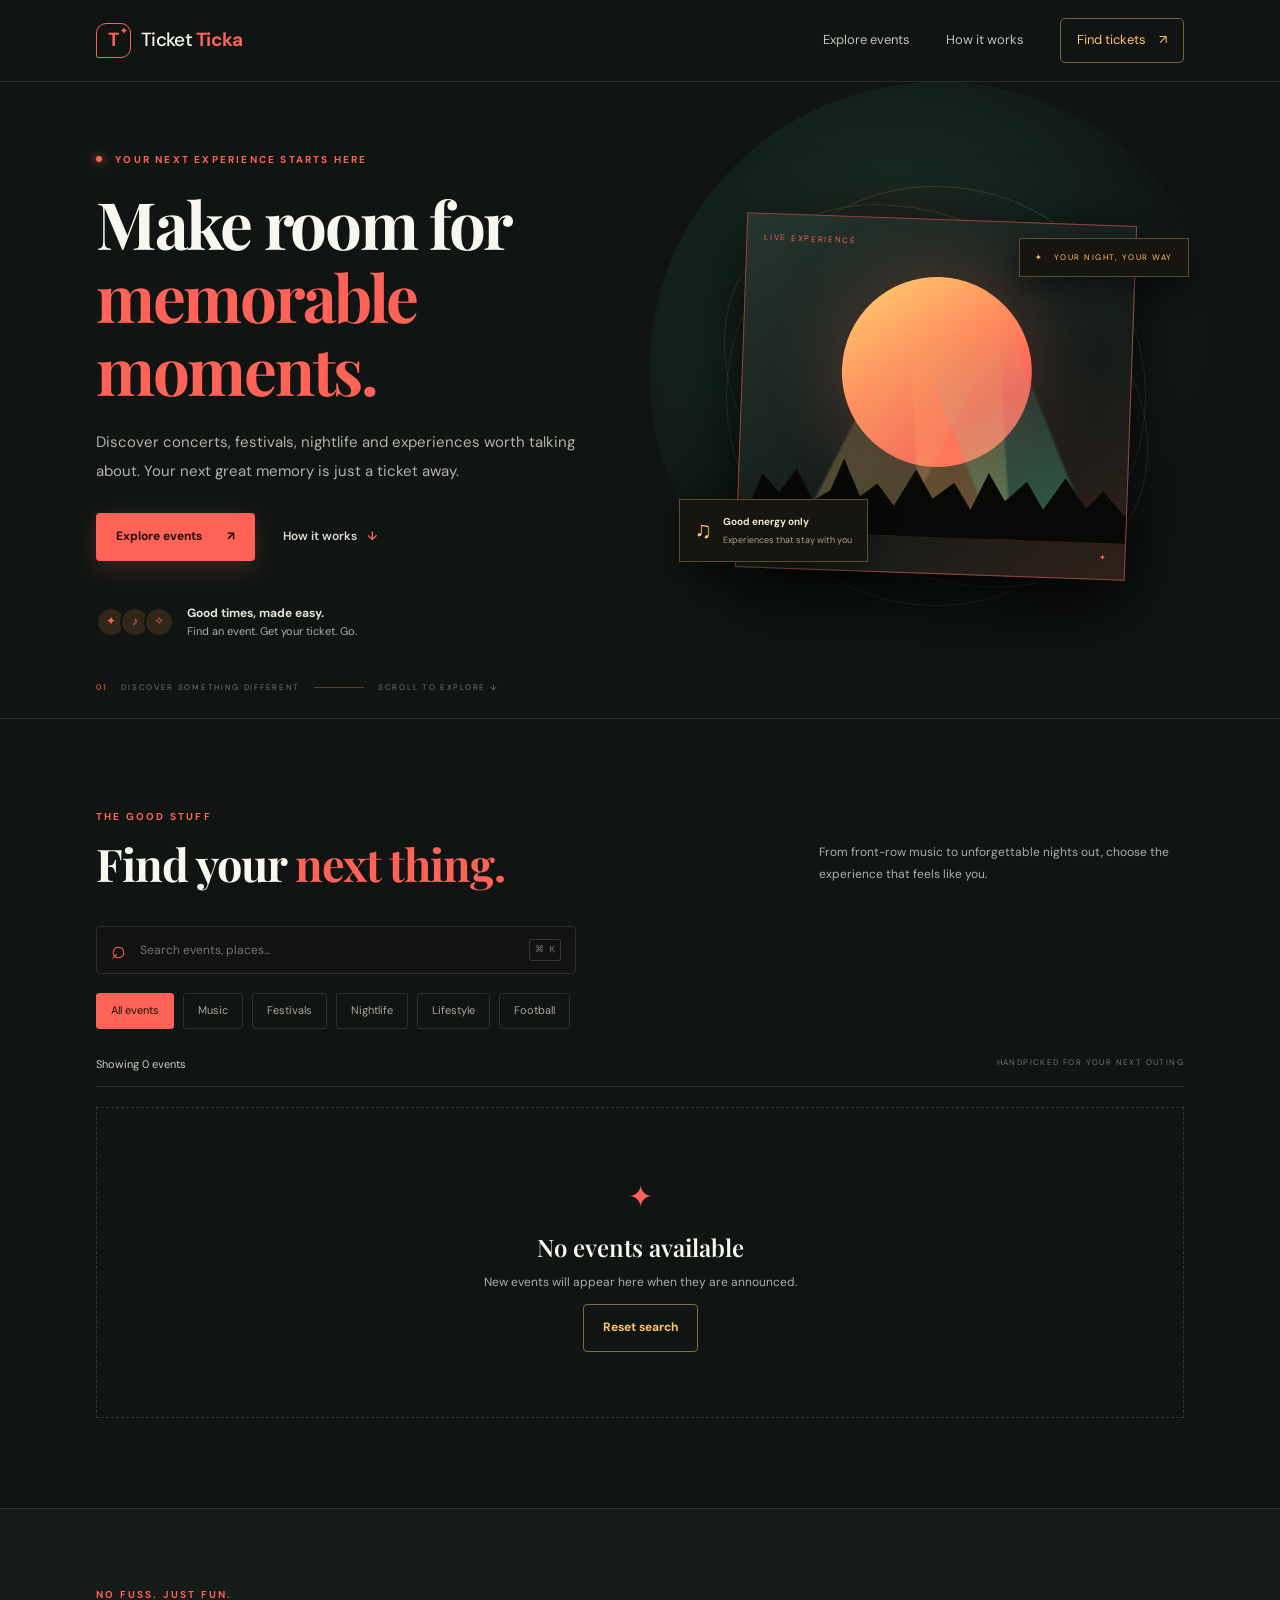
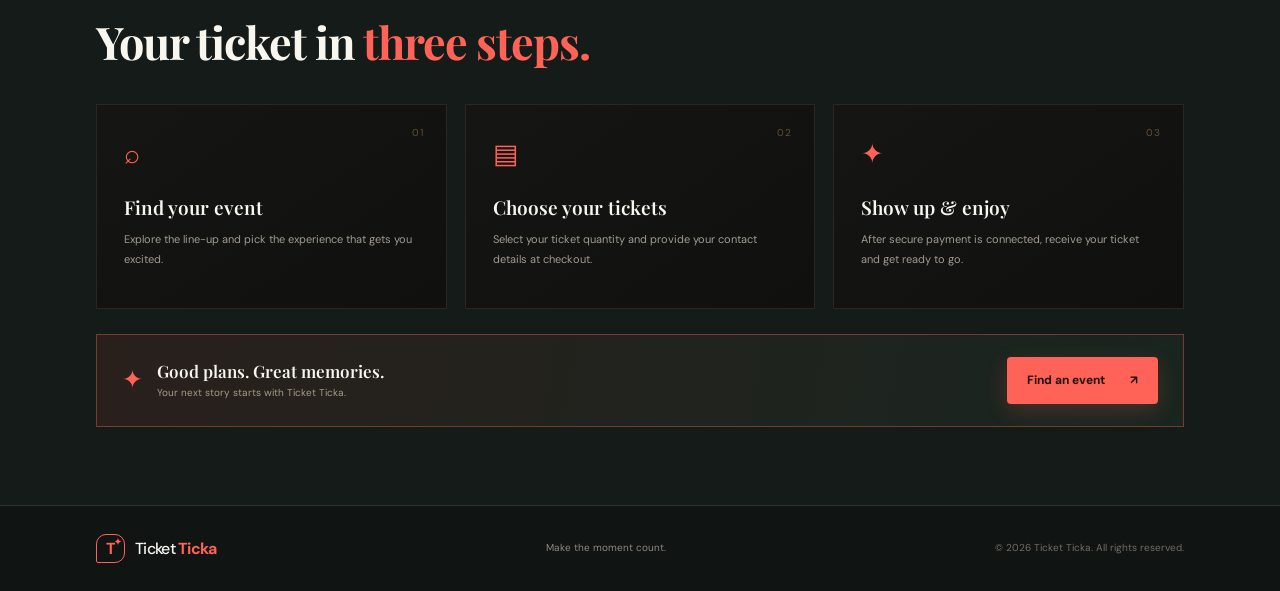
<file: index.html>
<!DOCTYPE html>
<html lang="en">
<head>
  <meta charset="UTF-8">
  <meta name="viewport" content="width=device-width, initial-scale=1.0">
  <meta name="description" content="Discover and book exciting events with Ticket Ticka.">
  <title>Ticket Ticka | Find Your Next Experience</title>
  <link rel="preconnect" href="https://fonts.googleapis.com">
  <link rel="preconnect" href="https://fonts.gstatic.com" crossorigin>
  <link href="https://fonts.googleapis.com/css2?family=DM+Sans:wght@400;500;600;700&family=Playfair+Display:wght@600;700;800&display=swap" rel="stylesheet">
  <link rel="stylesheet" href="css/style.css">
  <script src="js/main.js" defer></script>
</head>
<body>
  <header class="site-header">
    <a class="brand" href="index.html" aria-label="Ticket Ticka home">
      <span class="brand-mark">T<span>✦</span></span>
      <span>Ticket <strong>Ticka</strong></span>
    </a>
    <button class="menu-toggle" id="menuToggle" aria-label="Toggle navigation" aria-expanded="false">☰</button>
    <nav class="nav-links" id="navLinks">
      <a href="#events">Explore events</a>
      <a href="#how-it-works">How it works</a>
      <a class="nav-cta" href="#events">Find tickets <span>↗</span></a>
    </nav>
  </header>

  <main>
    <section class="hero">
      <div class="hero-glow"></div>
      <div class="hero-content">
        <p class="eyebrow"><span class="live-dot"></span> YOUR NEXT EXPERIENCE STARTS HERE</p>
        <h1>Make room for<br><span>memorable moments.</span></h1>
        <p class="hero-copy">Discover concerts, festivals, nightlife and experiences worth talking about. Your next great memory is just a ticket away.</p>
        <div class="hero-actions">
          <a class="button button-gold" href="#events">Explore events <span>↗</span></a>
          <a class="text-link" href="#how-it-works">How it works <span>↓</span></a>
        </div>
        <div class="hero-proof">
          <div class="proof-avatars"><span>✦</span><span>♪</span><span>✧</span></div>
          <p><strong>Good times, made easy.</strong><br><span>Find an event. Get your ticket. Go.</span></p>
        </div>
      </div>
      <div class="hero-art" aria-label="Illustration of a live music event">
        <div class="art-orbit orbit-one"></div><div class="art-orbit orbit-two"></div>
        <div class="art-card">
          <div class="art-topline"><span>LIVE EXPERIENCE</span><span>TT / 001</span></div>
          <div class="art-sun"></div>
          <div class="art-stage">
            <span class="beam beam-one"></span><span class="beam beam-two"></span><span class="beam beam-three"></span>
            <div class="crowd"></div>
          </div>
          <div class="art-bottom"><span>FEEL THE MOMENT</span><span>✦</span></div>
        </div>
        <div class="floating-tag tag-top">✦ &nbsp; YOUR NIGHT, YOUR WAY</div>
        <div class="floating-tag tag-bottom"><span class="tag-icon">♫</span><span><strong>Good energy only</strong><small>Experiences that stay with you</small></span></div>
      </div>
      <div class="hero-bottom-note"><span>01</span> DISCOVER SOMETHING DIFFERENT <span class="note-line"></span> SCROLL TO EXPLORE ↓</div>
    </section>

    <section class="events-section section-wrap" id="events">
      <div class="section-heading">
        <div><p class="eyebrow">THE GOOD STUFF</p><h2>Find your <span>next thing.</span></h2></div>
        <p class="section-description">From front-row music to unforgettable nights out, choose the experience that feels like you.</p>
      </div>
      <div class="event-tools">
        <label class="search-box"><span>⌕</span><input id="eventSearch" type="search" placeholder="Search events, places..." aria-label="Search events"><kbd>⌘ K</kbd></label>
        <div class="category-filters" id="categoryFilters" aria-label="Filter events">
          <button class="filter-btn active" data-category="All">All events</button>
          <button class="filter-btn" data-category="Music">Music</button>
          <button class="filter-btn" data-category="Festival">Festivals</button>
          <button class="filter-btn" data-category="Nightlife">Nightlife</button>
          <button class="filter-btn" data-category="Lifestyle">Lifestyle</button>
                    <button class="filter-btn" data-category="Lifestyle">Football</button>
        </div>
      </div>
      <div class="results-line"><span id="resultsCount">Showing events</span><span class="sort-note">HANDPICKED FOR YOUR NEXT OUTING</span></div>
      <div class="event-grid" id="eventGrid" aria-live="polite"></div>
      <div class="empty-state" id="emptyState" hidden><span>✦</span><h3>No events available</h3><p>New events will appear here when they are announced.</p><button class="button button-outline" id="resetFilters">Reset search</button></div>
    </section>

    <section class="how-section" id="how-it-works">
      <div class="section-wrap">
        <div class="section-heading"><div><p class="eyebrow">NO FUSS. JUST FUN.</p><h2>Your ticket in <span>three steps.</span></h2></div></div>
        <div class="steps-grid">
          <article class="step-card"><span class="step-number">01</span><div class="step-icon">⌕</div><h3>Find your event</h3><p>Explore the line-up and pick the experience that gets you excited.</p></article>
          <article class="step-card"><span class="step-number">02</span><div class="step-icon">▤</div><h3>Choose your tickets</h3><p>Select your ticket quantity and provide your contact details at checkout.</p></article>
          <article class="step-card"><span class="step-number">03</span><div class="step-icon">✦</div><h3>Show up & enjoy</h3><p>After secure payment is connected, receive your ticket and get ready to go.</p></article>
        </div>
        <div class="trust-banner"><div><span class="trust-star">✦</span><span><strong>Good plans. Great memories.</strong><small>Your next story starts with Ticket Ticka.</small></span></div><a href="#events" class="button button-gold">Find an event <span>↗</span></a></div>
      </div>
    </section>
  </main>

  <footer class="site-footer">
    <a class="brand" href="index.html"><span class="brand-mark">T<span>✦</span></span><span>Ticket <strong>Ticka</strong></span></a>
    <p>Make the moment count.</p>
    <span class="footer-copy">© <span id="year"></span> Ticket Ticka. All rights reserved.</span>
  </footer>

  <div class="toast" id="toast" role="status" aria-live="polite"></div>
</body>
</html>
</file>
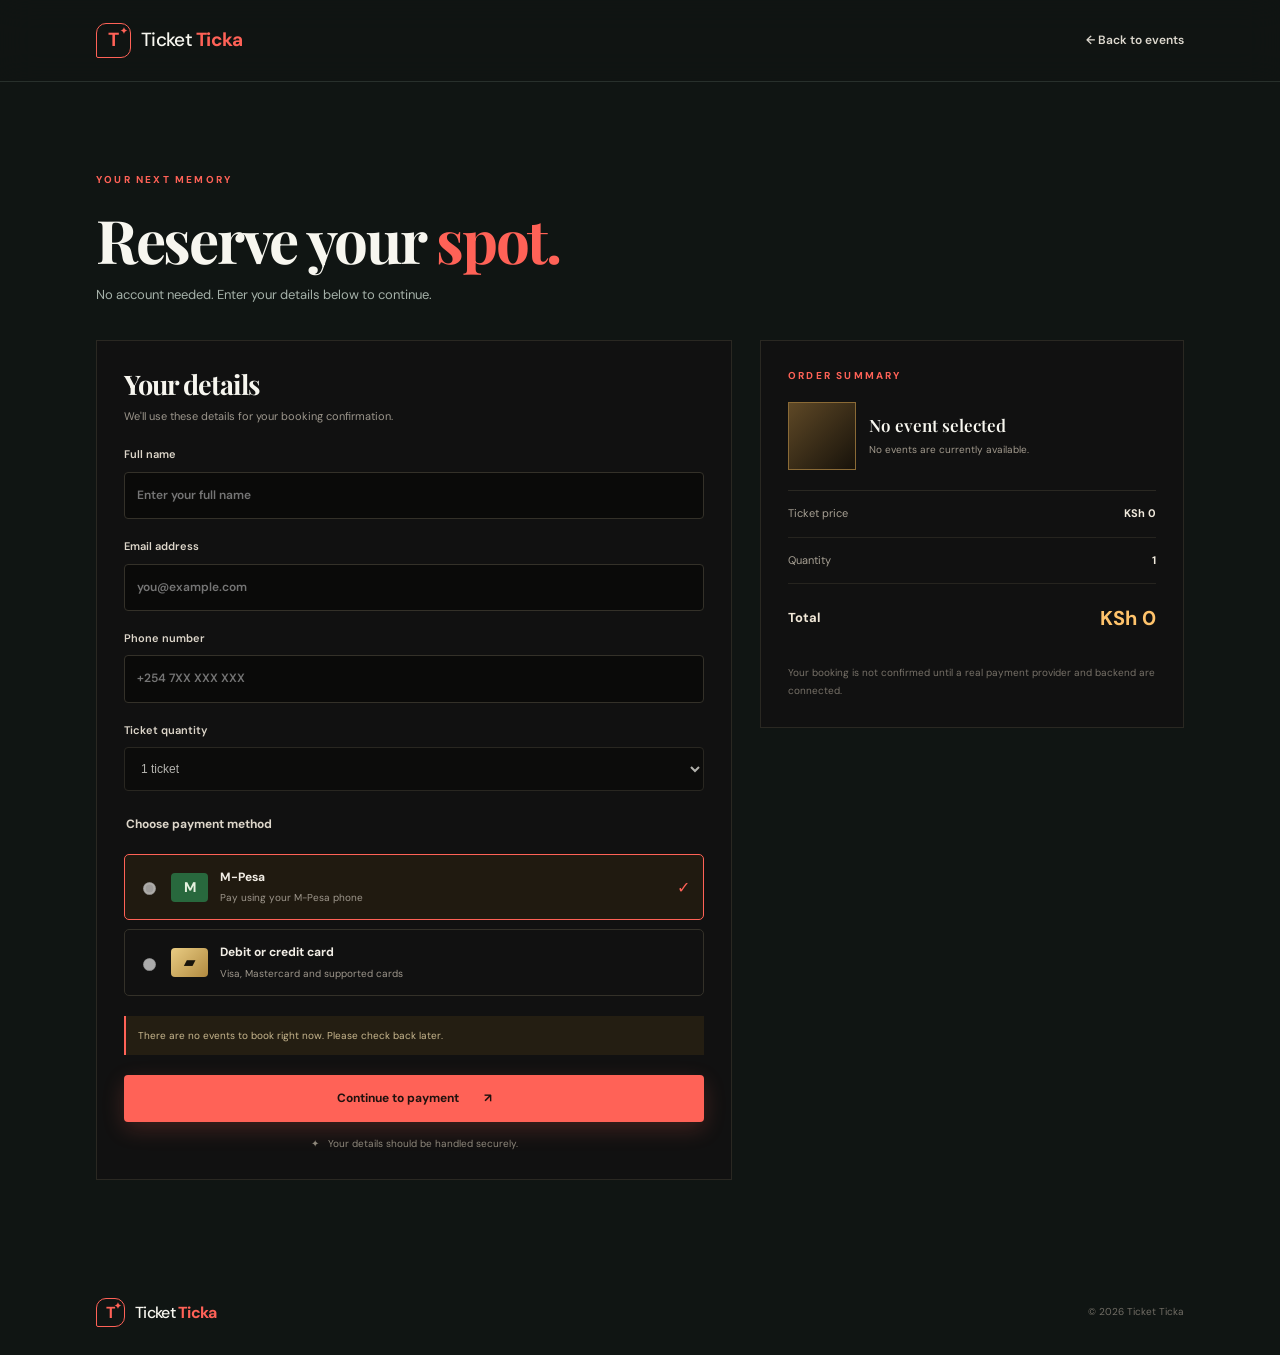
<file: checkout.html>
<!DOCTYPE html>
<html lang="en">
<head>
  <meta charset="UTF-8">
  <meta name="viewport" content="width=device-width, initial-scale=1.0">
  <title>Checkout | Ticket Ticka</title>
  <link rel="preconnect" href="https://fonts.googleapis.com">
  <link rel="preconnect" href="https://fonts.gstatic.com" crossorigin>
  <link href="https://fonts.googleapis.com/css2?family=DM+Sans:wght@400;500;600;700&family=Playfair+Display:wght@600;700;800&display=swap" rel="stylesheet">
  <link rel="stylesheet" href="css/style.css">
  <script src="js/checkout.js" defer></script>
</head>
<body class="checkout-page">
  <header class="site-header">
    <a class="brand" href="index.html"><span class="brand-mark">T<span>✦</span></span><span>Ticket <strong>Ticka</strong></span></a>
    <a class="text-link" href="index.html">← Back to events</a>
  </header>
  <main class="checkout-main section-wrap">
    <p class="eyebrow">YOUR NEXT MEMORY</p>
    <h1 class="checkout-title">Reserve your <span>spot.</span></h1>
    <p class="checkout-intro">No account needed. Enter your details below to continue.</p>
    <div class="checkout-layout">
      <form class="checkout-form" id="checkoutForm">
        <h2>Your details</h2>
        <p class="form-hint">We'll use these details for your booking confirmation.</p>
        <label>Full name<input type="text" name="fullName" autocomplete="name" required maxlength="100" placeholder="Enter your full name"></label>
        <label>Email address<input type="email" name="email" autocomplete="email" required maxlength="150" placeholder="you@example.com"></label>
        <label>Phone number<input type="tel" name="phone" autocomplete="tel" required maxlength="20" placeholder="+254 7XX XXX XXX"></label>
        <div class="form-row">
          <label>Ticket quantity<select id="quantity" name="quantity"><option value="1">1 ticket</option><option value="2">2 tickets</option><option value="3">3 tickets</option><option value="4">4 tickets</option><option value="5">5 tickets</option><option value="6">6 tickets</option></select></label>
        </div>
        <fieldset class="payment-methods">
          <legend>Choose payment method</legend>
          <label class="payment-option">
            <input type="radio" name="paymentMethod" value="mpesa" checked>
            <span class="payment-logo mpesa-logo">M</span>
            <span class="payment-copy"><strong>M-Pesa</strong><small>Pay using your M-Pesa phone</small></span>
            <span class="payment-check">✓</span>
          </label>
          <label class="payment-option">
            <input type="radio" name="paymentMethod" value="card">
            <span class="payment-logo card-logo">▰</span>
            <span class="payment-copy"><strong>Debit or credit card</strong><small>Visa, Mastercard and supported cards</small></span>
            <span class="payment-check">✓</span>
          </label>
        </fieldset>
        <p class="demo-notice">There are no events to book right now. Please check back later.</p>
        <button class="button button-gold checkout-submit" type="submit">Continue to payment <span>↗</span></button>
        <p class="secure-note">✦ &nbsp; Your details should be handled securely.</p>
      </form>
      <aside class="order-summary">
        <p class="eyebrow">ORDER SUMMARY</p>
        <div class="summary-event" id="summaryEvent">
          <div class="summary-image"></div>
          <div><h3 id="eventTitle">No event selected</h3><p id="eventMeta">No events are currently available.</p></div>
        </div>
        <div class="summary-line"><span>Ticket price</span><strong id="ticketPrice">KSh 0</strong></div>
        <div class="summary-line"><span>Quantity</span><strong id="summaryQuantity">1</strong></div>
        <div class="summary-line total-line"><span>Total</span><strong id="orderTotal">KSh 0</strong></div>
        <p class="summary-footnote">Your booking is not confirmed until a real payment provider and backend are connected.</p>
      </aside>
    </div>
    <section class="confirmation-box" id="confirmationBox" hidden>
      <div class="confirm-icon">✓</div><h2>Checkout demo complete</h2>
      <p id="confirmationMessage"></p>
      <p class="form-hint">This is a frontend demonstration only. No ticket has been issued and no payment was taken.</p>
      <a class="button button-outline" href="index.html">Back to events</a>
    </section>
  </main>
  <footer class="site-footer"><a class="brand" href="index.html"><span class="brand-mark">T<span>✦</span></span><span>Ticket <strong>Ticka</strong></span></a><span class="footer-copy">© <span id="year"></span> Ticket Ticka</span></footer>
</body>
</html>
</file>
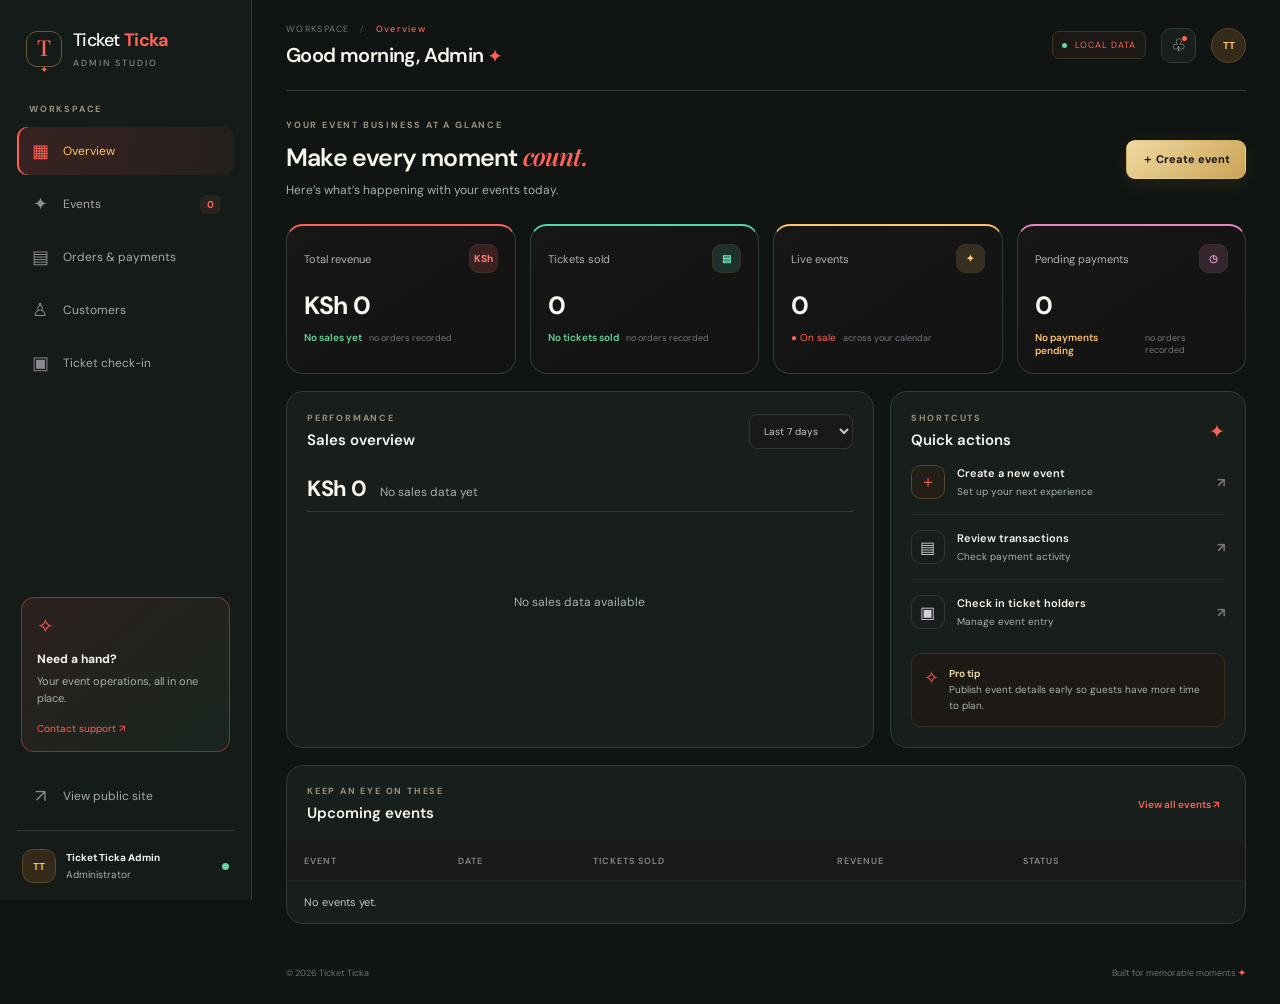
<file: ticket-ticka-admin/admin.html>
<!DOCTYPE html>
<html lang="en">
<head>
  <meta charset="UTF-8">
  <meta name="viewport" content="width=device-width, initial-scale=1.0">
  <meta name="robots" content="noindex, nofollow">
  <title>Ticket Ticka | Admin Dashboard</title>
  <link rel="preconnect" href="https://fonts.googleapis.com">
  <link rel="preconnect" href="https://fonts.gstatic.com" crossorigin>
  <link href="https://fonts.googleapis.com/css2?family=DM+Sans:wght@400;500;600;700&family=Playfair+Display:wght@600;700;800&display=swap" rel="stylesheet">
  <link rel="stylesheet" href="css/admin.css">
  <script src="js/admin.js" defer></script>
</head>
<body>
  <div class="app-shell">
    <aside class="sidebar" id="sidebar">
      <a class="brand" href="admin.html"><span class="brand-mark">T<span>✦</span></span><span>Ticket <strong>Ticka</strong><small>ADMIN STUDIO</small></span></a>
      <div class="side-label">WORKSPACE</div>
      <nav class="side-nav" aria-label="Admin navigation">
        <button class="nav-item active" data-view="overview"><span>▦</span> Overview</button>
        <button class="nav-item" data-view="events"><span>✦</span> Events <b id="navEventCount">0</b></button>
        <button class="nav-item" data-view="orders"><span>▤</span> Orders & payments</button>
        <button class="nav-item" data-view="customers"><span>♙</span> Customers</button>
        <button class="nav-item" data-view="checkin"><span>▣</span> Ticket check-in</button>
      </nav>
      <div class="sidebar-bottom"><div class="help-card"><span class="help-icon">✧</span><strong>Need a hand?</strong><p>Your event operations, all in one place.</p><a href="mailto:support@ticketticka.example">Contact support ↗</a></div><button class="nav-item" id="publicSiteBtn"><span>↗</span> View public site</button><div class="admin-mini"><div class="avatar">TT</div><div><strong>Ticket Ticka Admin</strong><small>Administrator</small></div><span class="online-dot"></span></div></div>
    </aside>

    <main class="main-area">
      <header class="topbar"><div class="topbar-left"><button class="mobile-menu" id="mobileMenu" aria-label="Open navigation">☰</button><div><p class="breadcrumb">WORKSPACE <span>/</span> <strong id="breadcrumbTitle">Overview</strong></p><h1 id="pageTitle">Good morning, Admin <span>✦</span></h1></div></div><div class="topbar-right"><span class="environment"><i></i> LOCAL DATA</span><button class="icon-button" id="notificationBtn" aria-label="Notifications">♧<i></i></button><div class="top-avatar">TT</div></div></header>

      <section class="view active" id="view-overview">
        <div class="welcome-row"><div><p class="eyebrow">YOUR EVENT BUSINESS AT A GLANCE</p><h2>Make every moment <em>count.</em></h2><p class="muted">Here’s what’s happening with your events today.</p></div><button class="button button-gold" data-open-event>＋ Create event</button></div>
        <div class="stat-grid">
          <article class="stat-card"><div class="stat-top"><span>Total revenue</span><span class="stat-icon">KSh</span></div><strong id="statRevenue">KSh 0</strong><div class="stat-foot"><span class="positive">No sales yet</span><span>no orders recorded</span></div></article>
          <article class="stat-card"><div class="stat-top"><span>Tickets sold</span><span class="stat-icon">▤</span></div><strong id="statTickets">0</strong><div class="stat-foot"><span class="positive">No tickets sold</span><span>no orders recorded</span></div></article>
          <article class="stat-card"><div class="stat-top"><span>Live events</span><span class="stat-icon">✦</span></div><strong id="statEvents">0</strong><div class="stat-foot"><span class="neutral">● On sale</span><span>across your calendar</span></div></article>
          <article class="stat-card"><div class="stat-top"><span>Pending payments</span><span class="stat-icon">◷</span></div><strong id="statPending">0</strong><div class="stat-foot"><span class="pending-label">No payments pending</span><span>no orders recorded</span></div></article>
        </div>
        <div class="content-grid">
          <section class="panel sales-panel"><div class="panel-heading"><div><p class="eyebrow">PERFORMANCE</p><h3>Sales overview</h3></div><select id="salesRange" aria-label="Sales period"><option value="7">Last 7 days</option><option value="30">Last 30 days</option><option value="90">Last 90 days</option></select></div><div class="chart-summary"><strong id="chartTotal">KSh 0</strong><span class="muted">No sales data yet</span></div><div class="chart chart-empty" role="img" aria-label="No sales data available"><span>No sales data available</span></div></section>
          <section class="panel quick-panel"><div class="panel-heading"><div><p class="eyebrow">SHORTCUTS</p><h3>Quick actions</h3></div><span class="small-star">✦</span></div><button class="quick-action" data-open-event"><span class="quick-icon gold-icon">＋</span><span><strong>Create a new event</strong><small>Set up your next experience</small></span><b>↗</b></button><button class="quick-action" data-view-link="orders"><span class="quick-icon">▤</span><span><strong>Review transactions</strong><small>Check payment activity</small></span><b>↗</b></button><button class="quick-action" data-view-link="checkin"><span class="quick-icon">▣</span><span><strong>Check in ticket holders</strong><small>Manage event entry</small></span><b>↗</b></button><div class="tip-box"><span>✧</span><p><strong>Pro tip</strong><br>Publish event details early so guests have more time to plan.</p></div></section>
        </div>
        <section class="panel table-panel"><div class="panel-heading"><div><p class="eyebrow">KEEP AN EYE ON THESE</p><h3>Upcoming events</h3></div><button class="text-button" data-view-link="events">View all events ↗</button></div><div class="table-wrap"><table><thead><tr><th>EVENT</th><th>DATE</th><th>TICKETS SOLD</th><th>REVENUE</th><th>STATUS</th><th></th></tr></thead><tbody id="overviewEventsBody"></tbody></table></div></section>
      </section>

      <section class="view" id="view-events"><div class="view-heading"><div><p class="eyebrow">YOUR LINE-UP</p><h2>Event management</h2><p class="muted">Create and manage the experiences listed on Ticket Ticka.</p></div><button class="button button-gold" data-open-event>＋ Create event</button></div><div class="toolbar"><label class="search-field">⌕ <input id="eventTableSearch" type="search" placeholder="Search events..."></label><select id="eventStatusFilter" aria-label="Filter event status"><option value="All">All statuses</option><option value="On sale">On sale</option><option value="Draft">Draft</option><option value="Sold out">Sold out</option></select></div><section class="panel table-panel"><div class="table-wrap"><table><thead><tr><th>EVENT</th><th>DATE & VENUE</th><th>PRICE FROM</th><th>CAPACITY</th><th>STATUS</th><th>ACTIONS</th></tr></thead><tbody id="eventsTableBody"></tbody></table></div><div class="table-empty" id="eventTableEmpty" hidden>No events match your search.</div></section></section>

      <section class="view" id="view-orders"><div class="view-heading"><div><p class="eyebrow">MONEY MOVING</p><h2>Orders & payments</h2><p class="muted">Review orders and their current payment statuses.</p></div><button class="button button-outline" id="exportOrders">↓ Export CSV</button></div><div class="notice"><span>ⓘ</span><p>Orders will appear here after payment processing is connected. Payment status must come from your provider's verified backend callback.</p></div><div class="toolbar"><label class="search-field">⌕ <input id="orderSearch" type="search" placeholder="Search order, customer, reference..."></label><select id="paymentFilter"><option value="All">All payment statuses</option><option>Paid</option><option>Pending</option><option>Failed</option></select></div><section class="panel table-panel"><div class="table-wrap"><table><thead><tr><th>ORDER</th><th>CUSTOMER</th><th>EVENT</th><th>AMOUNT</th><th>METHOD</th><th>STATUS</th><th>DATE</th></tr></thead><tbody id="ordersTableBody"></tbody></table></div><div class="table-empty" id="ordersEmpty" hidden>No transactions found.</div></section></section>

      <section class="view" id="view-customers"><div class="view-heading"><div><p class="eyebrow">YOUR COMMUNITY</p><h2>Customers</h2><p class="muted">Customer details associated with orders.</p></div><span class="environment">LOCAL DATA</span></div><div class="toolbar"><label class="search-field">⌕ <input id="customerSearch" type="search" placeholder="Search customers..."></label></div><section class="panel table-panel"><div class="table-wrap"><table><thead><tr><th>CUSTOMER</th><th>EMAIL</th><th>PHONE</th><th>ORDERS</th><th>TOTAL SPENT</th><th>LAST ORDER</th></tr></thead><tbody id="customersTableBody"></tbody></table></div><div class="table-empty" id="customersEmpty" hidden>No customers found.</div></section></section>

      <section class="view" id="view-checkin"><div class="view-heading"><div><p class="eyebrow">AT THE DOOR</p><h2>Ticket check-in</h2><p class="muted">Look up a ticket code and mark it as checked in.</p></div></div><div class="checkin-layout"><section class="panel checkin-panel"><div class="checkin-symbol">▣</div><h3>Verify a ticket</h3><p class="muted">Enter the ticket/order code from the guest's confirmation.</p><form id="checkinForm"><label for="ticketCode">Ticket or order code</label><div class="checkin-input"><input id="ticketCode" placeholder="Enter ticket or order code" autocomplete="off" required><button class="button button-gold" type="submit">Verify ticket</button></div></form><div id="checkinResult" class="checkin-result" hidden></div><p class="checkin-note">QR scanning can be added after the backend issues unique, signed tickets.</p></section><section class="panel checkin-side"><p class="eyebrow">TICKET CHECK-IN</p><h3>Ticket records</h3><p class="muted">No ticket records are available yet. Orders will appear here when bookings are connected.</p></section></div></section>

      <footer class="admin-footer"><span>© <span id="year"></span> Ticket Ticka</span><span>Built for memorable moments <b>✦</b></span></footer>
    </main>
  </div>

  <div class="modal-backdrop" id="eventModal" hidden><section class="modal" role="dialog" aria-modal="true" aria-labelledby="eventModalTitle"><div class="modal-heading"><div><p class="eyebrow">BUILD THE EXPERIENCE</p><h2 id="eventModalTitle">Create an event</h2><p class="muted">Add the essentials. You can refine the details later.</p></div><button class="close-modal" id="closeEventModal" aria-label="Close">×</button></div><form id="eventForm"><div class="form-grid"><label class="form-full">Event name<input id="eventName" name="name" placeholder="Enter event name" required maxlength="80"></label><label>Category<select id="eventCategory" name="category"><option>Music</option><option>Festival</option><option>Nightlife</option><option>Lifestyle</option><option>Business</option><option>Sports</option></select></label><label>Event status<select id="eventStatus" name="status"><option>Draft</option><option>On sale</option></select></label><label>Event date<input id="eventDate" name="date" type="date" required></label><label>Start time<input id="eventTime" name="time" type="time" value="18:00" required></label><label class="form-full">Venue / location<input id="eventVenue" name="venue" placeholder="Enter venue or location" required maxlength="120"></label><label>Ticket price (KSh)<input id="eventPrice" name="price" type="number" min="0" step="1" placeholder="1500" required></label><label>Ticket capacity<input id="eventCapacity" name="capacity" type="number" min="1" step="1" placeholder="500" required></label><label class="form-full">Event poster (optional)<input id="eventPoster" name="poster" type="file" accept="image/png,image/jpeg,image/webp,image/gif"><small>PNG, JPG, WebP or GIF · no app-imposed size limit</small></label><div class="poster-preview-wrap form-full"><img id="eventPosterPreview" class="poster-preview" alt="Event poster preview" hidden></div>
        </div><div class="modal-actions"><button type="button" class="button button-outline" id="cancelEvent">Cancel</button><button type="submit" class="button button-gold">Save event <span>↗</span></button></div><p class="form-disclaimer">Demo only: events are saved in this browser's local storage and are not yet published to the public website.</p></form></section></div>
  <div class="toast" id="toast" role="status" aria-live="polite"></div>
</body>
</html>
</file>
<file: css/style.css>
:root {
  --bg: #101513; --surface: #171e1b; --surface-2: #202a25; --gold: #ff6257;
  --gold-light: #ffc36b; --text: #f7f6ef; --muted: #a5b1a9; --line: rgba(220,244,229,.12);
  --serif: "Playfair Display", Georgia, serif; --sans: "DM Sans", Arial, sans-serif;
}
* { box-sizing: border-box; }
html { scroll-behavior: smooth; scroll-padding-top: 90px; }
body { margin: 0; background: var(--bg); color: var(--text); font-family: var(--sans); line-height: 1.6; }
a { color: inherit; text-decoration: none; }
button, input { font: inherit; }
button, a { -webkit-tap-highlight-color: transparent; }
.site-header { height: 82px; padding: 0 7.5%; display: flex; align-items: center; justify-content: space-between; border-bottom: 1px solid var(--line); background: rgba(16,21,19,.94); position: sticky; top: 0; z-index: 20; backdrop-filter: blur(16px); }
.brand { display: inline-flex; align-items: center; gap: 10px; font-size: 19px; letter-spacing: -.7px; font-weight: 500; }
.brand strong { color: var(--gold); font-weight: 700; }
.brand-mark { width: 35px; height: 35px; border: 1px solid var(--gold); color: var(--gold); display: grid; place-items: center; border-radius: 10px 10px 10px 2px; font-weight: 700; font-size: 19px; position: relative; }
.brand-mark span { font-size: 9px; position: absolute; right: 3px; top: 0; }
.nav-links { display: flex; align-items: center; gap: 36px; color: #c7c2b8; font-size: 13px; }
.nav-links a:hover, .text-link:hover { color: var(--gold-light); }
.nav-cta { padding: 11px 16px; border: 1px solid rgba(217,182,109,.5); border-radius: 5px; color: var(--gold-light); }
.nav-cta span { margin-left: 10px; }
.menu-toggle { display: none; border: 0; background: transparent; color: var(--text); font-size: 25px; }
.hero { min-height: 590px; padding: 70px 7.5% 45px; display: grid; grid-template-columns: 1.05fr .95fr; align-items: center; gap: 4%; position: relative; overflow: hidden; border-bottom: 1px solid var(--line); }
.hero-glow { position: absolute; width: 580px; height: 580px; border-radius: 50%; right: 4%; top: 0; background: radial-gradient(circle at 42% 42%, rgba(255,98,87,.2), rgba(69,205,157,.1) 34%, transparent 68%); pointer-events: none; }
.hero-content { position: relative; z-index: 1; max-width: 650px; }
.eyebrow { color: var(--gold); font-size: 10px; font-weight: 700; letter-spacing: 2.2px; margin: 0 0 18px; }
.live-dot { display: inline-block; width: 6px; height: 6px; border-radius: 50%; background: var(--gold); margin: 0 9px 1px 0; box-shadow: 0 0 10px var(--gold); }
h1, h2, h3, p { margin-top: 0; }
h1 { font: 700 clamp(42px, 5.1vw, 69px)/1.12 var(--serif); letter-spacing: -2.3px; margin-bottom: 23px; }
h1 span, h2 span { color: var(--gold); }
.hero-copy { color: #b4b0a9; max-width: 490px; font-size: 15px; line-height: 1.9; margin-bottom: 28px; }
.hero-actions { display: flex; align-items: center; gap: 28px; }
.button { display: inline-flex; justify-content: center; align-items: center; gap: 25px; padding: 13px 19px; border-radius: 4px; border: 1px solid transparent; font-weight: 700; font-size: 12px; transition: transform .2s, background .2s; cursor: pointer; }
.button:hover { transform: translateY(-2px); }
.button-gold { background: var(--gold); color: #20110e; box-shadow: 0 7px 22px rgba(255,98,87,.2); }
.button-gold:hover { background: var(--gold-light); }
.button-outline { color: var(--gold-light); border-color: rgba(217,182,109,.55); background: transparent; }
.text-link { color: #ded9cf; font-size: 12px; font-weight: 600; }
.text-link span { color: var(--gold); margin-left: 7px; }
.hero-proof { display: flex; gap: 13px; align-items: center; margin-top: 43px; }
.proof-avatars { display: flex; }
.proof-avatars span { width: 30px; height: 30px; border: 2px solid var(--bg); border-radius: 50%; display: grid; place-items: center; margin-left: -6px; background: #30271a; color: var(--gold); font-size: 12px; }
.proof-avatars span:first-child { margin-left: 0; }
.hero-proof p { margin: 0; font-size: 11px; line-height: 1.6; }
.hero-proof strong { color: #e8e2d6; font-size: 12px; }
.hero-proof p span { color: var(--muted); }
.hero-art { position: relative; min-height: 400px; display: grid; place-items: center; }
.art-card { width: min(100%, 390px); height: 355px; padding: 17px; border: 1px solid rgba(255,98,87,.55); background: linear-gradient(145deg, #25352e, #151c19 60%, #302019); position: relative; overflow: hidden; transform: rotate(2deg); box-shadow: 0 25px 80px #000; }
.art-topline, .art-bottom { display: flex; justify-content: space-between; font-size: 8px; letter-spacing: 1.7px; color: var(--gold); position: relative; z-index: 2; }
.art-sun { position: absolute; width: 190px; height: 190px; border-radius: 50%; background: linear-gradient(145deg, #ffd36d, #ff6257 72%); left: 50%; top: 57px; transform: translateX(-50%); box-shadow: 0 0 80px rgba(255,98,87,.28); }
.art-stage { position: absolute; left: 0; right: 0; bottom: 36px; height: 205px; overflow: hidden; }
.beam { position: absolute; bottom: 10px; width: 90px; height: 220px; transform-origin: bottom; opacity: .34; filter: blur(1px); }
.beam-one { left: 18%; background: linear-gradient(0deg, #d9b66d, transparent); transform: rotate(25deg); }
.beam-two { left: 47%; background: linear-gradient(0deg, #ffc36b, transparent); transform: rotate(-5deg); }
.beam-three { right: 10%; background: linear-gradient(0deg, #54d6ad, transparent); transform: rotate(-24deg); }
.crowd { position: absolute; bottom: -35px; left: -5%; width: 110%; height: 120px; background: #080807; clip-path: polygon(0 48%,4% 40%,7% 52%,10% 23%,14% 38%,18% 18%,22% 44%,26% 35%,29% 8%,33% 39%,37% 28%,41% 46%,46% 15%,50% 39%,55% 25%,59% 47%,63% 16%,67% 39%,72% 22%,76% 45%,81% 18%,86% 43%,90% 28%,95% 48%,100% 34%,100% 100%,0 100%); }
.art-bottom { position: absolute; bottom: 15px; left: 17px; right: 17px; }
.art-orbit { position: absolute; border: 1px solid rgba(217,182,109,.18); border-radius: 50%; width: 420px; height: 420px; transform: rotate(-25deg); }
.orbit-two { width: 460px; height: 340px; transform: rotate(35deg); }
.floating-tag { position: absolute; z-index: 3; background: #171510; border: 1px solid rgba(217,182,109,.35); color: var(--gold-light); box-shadow: 0 10px 30px #0007; }
.tag-top { top: 42px; right: -5px; padding: 12px 15px; font-size: 8px; letter-spacing: 1.5px; }
.tag-bottom { bottom: 34px; left: -9px; padding: 12px 15px; display: flex; align-items: center; gap: 11px; }
.tag-icon { font-size: 23px; }
.tag-bottom strong, .tag-bottom small { display: block; }
.tag-bottom strong { font-size: 10px; color: #f1e7d2; }
.tag-bottom small { color: #aaa092; font-size: 9px; margin-top: 3px; }
.hero-bottom-note { grid-column: 1 / -1; display: flex; align-items: center; gap: 14px; color: #777168; font-size: 8px; letter-spacing: 1.7px; margin-top: 20px; }
.hero-bottom-note > span:first-child { color: var(--gold); }
.note-line { height: 1px; width: 50px; background: #51442c; }
.section-wrap { max-width: 1440px; padding: 90px 7.5%; margin: 0 auto; }
.section-heading { display: flex; align-items: end; justify-content: space-between; gap: 30px; margin-bottom: 36px; }
.section-heading .eyebrow { margin-bottom: 11px; }
h2 { font: 700 clamp(30px, 3.7vw, 45px)/1.2 var(--serif); letter-spacing: -1px; margin: 0; }
.section-description { max-width: 365px; color: var(--muted); font-size: 12px; line-height: 1.9; margin: 0 0 4px; }
.event-tools { display: flex; flex-direction: column; gap: 19px; }
.search-box { display: flex; align-items: center; gap: 12px; background: #121212; border: 1px solid var(--line); border-radius: 5px; padding: 0 14px; height: 48px; max-width: 480px; }
.search-box > span { color: var(--gold); font-size: 25px; }
.search-box input { flex: 1; min-width: 0; background: transparent; border: 0; outline: 0; color: var(--text); font-size: 12px; }
.search-box input::placeholder { color: #77736c; }
.search-box kbd { font-size: 9px; color: #77736c; border: 1px solid #39352e; padding: 3px 5px; border-radius: 3px; }
.category-filters { display: flex; gap: 9px; flex-wrap: wrap; }
.filter-btn { background: transparent; color: #aaa69e; border: 1px solid #302e29; padding: 8px 14px; font-size: 11px; border-radius: 3px; cursor: pointer; }
.filter-btn:hover, .filter-btn.active { background: var(--gold); color: #15120b; border-color: var(--gold); }
.results-line { display: flex; justify-content: space-between; gap: 15px; border-bottom: 1px solid var(--line); padding: 27px 0 13px; margin-bottom: 20px; font-size: 11px; color: #d0cbc1; }
.sort-note { color: #777168; letter-spacing: 1.4px; font-size: 8px; }
.event-grid { display: grid; grid-template-columns: repeat(3, minmax(0, 1fr)); gap: 20px; }
.event-card { background: #111; border: 1px solid #27251f; overflow: hidden; transition: transform .25s, border-color .25s; }
.event-card:hover { transform: translateY(-5px); border-color: rgba(217,182,109,.55); }
.event-image { height: 205px; position: relative; overflow: hidden; background: #252016; }
.event-image-placeholder { display: grid; place-items: center; background: radial-gradient(circle at 50% 35%, rgba(255,98,87,.3), transparent 40%), linear-gradient(145deg, #25352e, #151c19 65%, #302019); color: var(--gold-light); font-size: 40px; }
.event-image img { width: 100%; height: 100%; object-fit: cover; display: block; transition: transform .5s; }
.event-card:hover .event-image img { transform: scale(1.05); }
.event-category { position: absolute; top: 13px; left: 13px; background: rgba(9,9,9,.82); color: var(--gold-light); padding: 6px 9px; font-size: 8px; letter-spacing: 1px; text-transform: uppercase; border: 1px solid #a9894c66; }
.event-body { padding: 19px; }
.event-date { font-size: 9px; letter-spacing: 1.2px; color: var(--gold); text-transform: uppercase; margin-bottom: 9px; }
.event-body h3 { font: 600 20px/1.3 var(--serif); margin-bottom: 10px; }
.event-location { color: #99948b; font-size: 11px; margin-bottom: 18px; }
.event-footer { display: flex; justify-content: space-between; align-items: center; gap: 10px; border-top: 1px solid #292720; padding-top: 15px; }
.event-price small { display: block; color: #888278; font-size: 9px; }
.event-price strong { color: var(--gold-light); font-size: 15px; }
.event-buy { padding: 9px 12px; background: transparent; color: var(--gold-light); border: 1px solid #8b713e; border-radius: 3px; font-size: 10px; font-weight: 700; cursor: pointer; }
.event-buy:hover { background: var(--gold); color: #14110a; }
.empty-state { text-align: center; padding: 65px 20px; border: 1px dashed #3a3427; }
.empty-state > span { color: var(--gold); font-size: 30px; }
.empty-state h3 { font: 600 24px var(--serif); margin: 10px 0; }
.empty-state p { color: var(--muted); font-size: 12px; }
.how-section { background: #141b18; border-top: 1px solid var(--line); border-bottom: 1px solid var(--line); }
.how-section .section-wrap { padding-top: 78px; padding-bottom: 78px; }
.steps-grid { display: grid; grid-template-columns: repeat(3, 1fr); gap: 18px; margin-top: 36px; }
.step-card { position: relative; padding: 27px; border: 1px solid #292720; background: linear-gradient(145deg, #151513, #10100f); min-height: 205px; }
.step-number { position: absolute; top: 20px; right: 22px; color: #5f5338; font-size: 10px; letter-spacing: 1px; }
.step-icon { color: var(--gold); font-size: 27px; margin-bottom: 19px; }
.step-card h3 { font: 600 19px var(--serif); margin-bottom: 10px; }
.step-card p { color: #a19b91; font-size: 11px; line-height: 1.8; margin: 0; }
.trust-banner { margin-top: 25px; border: 1px solid rgba(255,98,87,.38); background: linear-gradient(100deg, #29201c, #19251f); padding: 22px 25px; display: flex; justify-content: space-between; align-items: center; gap: 20px; }
.trust-banner > div { display: flex; gap: 14px; align-items: center; }
.trust-star { color: var(--gold); font-size: 25px; }
.trust-banner strong, .trust-banner small { display: block; }
.trust-banner strong { font: 600 17px var(--serif); }
.trust-banner small { color: #a69c89; font-size: 10px; margin-top: 3px; }
.site-footer { padding: 28px 7.5%; display: flex; align-items: center; justify-content: space-between; gap: 20px; color: #8e8980; font-size: 10px; }
.site-footer p { margin: 0; }
.site-footer .brand { color: var(--text); font-size: 16px; }
.site-footer .brand-mark { width: 29px; height: 29px; font-size: 16px; }
.footer-copy { color: #716d65; }
.toast { position: fixed; bottom: 24px; left: 50%; transform: translate(-50%, 20px); background: var(--gold); color: #17130b; padding: 12px 18px; border-radius: 4px; font-size: 12px; font-weight: 700; opacity: 0; pointer-events: none; transition: .25s; z-index: 50; max-width: calc(100% - 30px); text-align: center; }
.toast.show { opacity: 1; transform: translate(-50%, 0); }
@media (max-width: 980px) {
  .site-header { padding: 0 5%; }
  .hero { padding-left: 5%; padding-right: 5%; grid-template-columns: 1fr 1fr; gap: 2%; }
  .hero-art { transform: scale(.9); }
  .section-wrap { padding-left: 5%; padding-right: 5%; }
  .event-grid { grid-template-columns: repeat(2, minmax(0, 1fr)); }
}
@media (max-width: 700px) {
  .site-header { height: 70px; }
  .menu-toggle { display: block; }
  .nav-links { display: none; position: absolute; top: 69px; left: 0; right: 0; padding: 20px 5%; background: #10100f; border-bottom: 1px solid var(--line); flex-direction: column; align-items: stretch; gap: 18px; }
  .nav-links.open { display: flex; }
  .nav-cta { text-align: center; }
  .hero { padding-top: 55px; grid-template-columns: 1fr; }
  h1 { font-size: clamp(43px, 12vw, 61px); }
  .hero-art { min-height: 350px; margin-top: 5px; transform: none; }
  .art-card { width: min(85%, 360px); height: 315px; }
  .art-sun { width: 160px; height: 160px; }
  .hero-bottom-note { margin-top: 0; font-size: 7px; letter-spacing: 1px; }
  .section-wrap { padding-top: 65px; padding-bottom: 65px; }
  .section-heading { display: block; }
  .section-description { margin-top: 18px; }
  .event-grid { grid-template-columns: 1fr; }
  .event-image { height: 220px; }
  .steps-grid { grid-template-columns: 1fr; }
  .step-card { min-height: auto; }
  .trust-banner { align-items: flex-start; flex-direction: column; }
  .site-footer { flex-wrap: wrap; }
  .site-footer p { display: none; }
  .footer-copy { width: 100%; }
}
@media (prefers-reduced-motion: reduce) {
  *, *::before, *::after { scroll-behavior: auto !important; transition-duration: .01ms !important; animation-duration: .01ms !important; }
}


/* Checkout page */
.checkout-main { min-height: 70vh; }
.checkout-title { font-size: clamp(40px, 5vw, 60px); margin-bottom: 12px; }
.checkout-intro { color: var(--muted); font-size: 13px; margin-bottom: 34px; }
.checkout-layout { display: grid; grid-template-columns: minmax(0, 1.2fr) minmax(280px, .8fr); gap: 28px; align-items: start; }
.checkout-form, .order-summary, .confirmation-box { background: #111; border: 1px solid #2a2822; padding: 27px; }
.checkout-form h2 { font-size: 27px; margin-bottom: 7px; }
.form-hint { color: #9c968c; font-size: 11px; line-height: 1.8; }
.checkout-form > label, .form-row > label { display: block; color: #ddd6ca; font-size: 11px; font-weight: 600; margin-top: 19px; }
.checkout-form input:not([type="radio"]), .checkout-form select { display: block; width: 100%; margin-top: 8px; padding: 13px 12px; color: var(--text); background: #0a0a09; border: 1px solid #343129; border-radius: 4px; outline: none; font-size: 12px; }
.checkout-form input:focus, .checkout-form select:focus { border-color: var(--gold); }
.checkout-form select option { background: #111; }
.payment-methods { margin: 24px 0 0; padding: 0; border: 0; min-width: 0; }
.payment-methods legend { color: #ddd6ca; font-size: 12px; font-weight: 700; margin-bottom: 11px; }
.payment-option { display: flex; align-items: center; gap: 12px; border: 1px solid #343129; border-radius: 5px; padding: 13px; margin-top: 9px; cursor: pointer; }
.payment-option:has(input:checked) { border-color: var(--gold); background: #201a10; }
.payment-option input { accent-color: var(--gold); }
.payment-logo { width: 37px; height: 29px; display: grid; place-items: center; border-radius: 4px; font-weight: 800; font-size: 14px; }
.mpesa-logo { color: #e5f1df; background: #28683d; }
.card-logo { color: #17130b; background: linear-gradient(135deg, #e9cc83, #b18a40); }
.payment-copy { flex: 1; }
.payment-copy strong, .payment-copy small { display: block; }
.payment-copy strong { font-size: 12px; color: #f2eee6; }
.payment-copy small { color: #9e978c; font-size: 10px; margin-top: 3px; }
.payment-check { opacity: 0; color: var(--gold); }
.payment-option:has(input:checked) .payment-check { opacity: 1; }
.demo-notice { padding: 11px 12px; background: #241e12; border-left: 2px solid var(--gold); color: #c8b78e; font-size: 10px; line-height: 1.7; margin: 20px 0; }
.checkout-submit { width: 100%; }
.secure-note { color: #8e877b; font-size: 10px; text-align: center; margin: 14px 0 0; }
.order-summary .eyebrow { margin-bottom: 18px; }
.summary-event { display: flex; gap: 13px; align-items: center; padding-bottom: 20px; border-bottom: 1px solid #2a2822; }
.summary-image { width: 68px; height: 68px; flex: 0 0 68px; background: linear-gradient(135deg, #5e4826, #17120a); border: 1px solid #8a6a36; }
.summary-event h3 { font: 600 17px/1.3 var(--serif); margin: 0 0 6px; }
.summary-event p { color: #a29a8d; font-size: 10px; margin: 0; line-height: 1.6; }
.summary-line { display: flex; justify-content: space-between; gap: 15px; padding: 14px 0; border-bottom: 1px solid #26241f; font-size: 11px; color: #a7a094; }
.summary-line strong { color: #f0e9dc; font-size: 11px; }
.total-line { margin-top: 4px; border-bottom: 0; align-items: center; }
.total-line span { color: #f1e8d8; font-size: 13px; font-weight: 700; }
.total-line strong { color: var(--gold-light); font-size: 20px; }
.summary-footnote { color: #777168; font-size: 10px; line-height: 1.8; margin: 16px 0 0; }
.confirmation-box { text-align: center; margin-top: 25px; }
.confirmation-box h2 { margin: 12px 0; }
.confirmation-box p { color: #b1aa9f; font-size: 12px; }
.confirm-icon { width: 46px; height: 46px; margin: 0 auto; border-radius: 50%; display: grid; place-items: center; background: #253a24; color: #a8d09c; font-size: 24px; }
@media (max-width: 760px) {
  .checkout-layout { grid-template-columns: 1fr; }
  .checkout-form, .order-summary, .confirmation-box { padding: 20px; }
  .checkout-main { padding-top: 48px; }
}
</file>
<file: ticket-ticka-admin/css/admin.css>
:root{--bg:#0c0c0d;--panel:#141415;--panel2:#19191a;--line:#29292b;--gold:#d9b66d;--gold2:#f0d79c;--text:#f5f2eb;--muted:#96949a;--green:#79c99a;--red:#e28d8d;--amber:#d8b36a;--radius:17px}*{box-sizing:border-box}body{margin:0;background:var(--bg);color:var(--text);font-family:'DM Sans',sans-serif;font-size:14px}button,input,select{font:inherit}button{cursor:pointer}a{color:inherit;text-decoration:none}.app-shell{min-height:100vh}.sidebar{width:252px;position:fixed;inset:0 auto 0 0;background:#101011;border-right:1px solid var(--line);padding:28px 17px 17px;display:flex;flex-direction:column;z-index:20}.brand{display:flex;align-items:center;gap:11px;font-size:18px;font-weight:500;letter-spacing:-.6px;padding:0 9px 34px}.brand strong{color:var(--gold)}.brand small{display:block;color:#88858b;font-size:9px;letter-spacing:2px;margin-top:5px}.brand-mark{width:36px;height:36px;border:1px solid #6b5730;color:var(--gold);display:grid;place-items:center;border-radius:11px;font-family:'Playfair Display',serif;font-size:22px}.brand-mark span{font-size:10px;vertical-align:top}.side-label,.eyebrow{font-size:9px;letter-spacing:1.8px;color:#9a927f;font-weight:700}.side-label{padding:0 12px 12px}.side-nav{display:grid;gap:5px}.nav-item{display:flex;align-items:center;gap:13px;border:0;background:transparent;color:#aaa8ad;padding:12px 13px;border-radius:10px;text-align:left;width:100%;font-size:12px;transition:.2s}.nav-item>span{font-size:18px;width:20px;text-align:center;color:#8c898f}.nav-item b{margin-left:auto;background:#28251f;color:var(--gold);font-size:10px;border-radius:6px;padding:3px 7px}.nav-item:hover{background:#1a1918;color:#fff}.nav-item.active{background:linear-gradient(100deg,#332a1b,#211d17);color:var(--gold2);box-shadow:inset 2px 0 var(--gold)}.nav-item.active>span{color:var(--gold)}.sidebar-bottom{margin-top:auto}.help-card{margin:0 4px 20px;padding:15px;background:linear-gradient(140deg,#211d16,#171614);border:1px solid #3a3020;border-radius:13px}.help-icon{color:var(--gold);font-size:20px;display:block;margin-bottom:10px}.help-card strong{font-size:12px}.help-card p{font-size:11px;line-height:1.6;color:var(--muted);margin:6px 0 10px}.help-card a{font-size:10px;color:var(--gold)}.admin-mini{display:flex;align-items:center;gap:10px;border-top:1px solid var(--line);padding:18px 5px 0;margin-top:10px}.avatar,.top-avatar{display:grid;place-items:center;background:#342a19;color:var(--gold2);font-weight:700;border:1px solid #5a4728}.avatar{width:34px;height:34px;border-radius:11px;font-size:10px}.admin-mini strong{font-size:10px;display:block}.admin-mini small{display:block;color:var(--muted);font-size:10px;margin-top:4px}.online-dot{margin-left:auto;width:7px;height:7px;border-radius:50%;background:var(--green)}.main-area{margin-left:252px;min-height:100vh;padding:0 34px;max-width:1800px}.topbar{height:91px;border-bottom:1px solid var(--line);display:flex;align-items:center;justify-content:space-between;gap:20px}.topbar-left,.topbar-right{display:flex;align-items:center;gap:15px}.breadcrumb{font-size:9px;color:#77747a;letter-spacing:1.3px;margin:0 0 7px}.breadcrumb span{padding:0 7px;color:#514d53}.breadcrumb strong{color:var(--gold);font-weight:500}.topbar h1{font-size:20px;margin:0;font-weight:600;letter-spacing:-.6px}.topbar h1 span{color:var(--gold);font-size:16px}.environment{border:1px solid #3c3424;background:#1b1915;color:var(--gold);border-radius:7px;font-size:9px;letter-spacing:1px;padding:7px 9px;white-space:nowrap}.environment i{display:inline-block;width:5px;height:5px;background:var(--green);border-radius:50%;margin-right:5px;vertical-align:middle}.icon-button{position:relative;background:var(--panel);border:1px solid var(--line);color:#c9c6cc;border-radius:10px;width:35px;height:35px;font-size:17px}.icon-button i{position:absolute;right:8px;top:7px;width:5px;height:5px;border-radius:50%;background:var(--gold)}.top-avatar{width:35px;height:35px;border-radius:50%;font-size:10px}.mobile-menu{display:none}.view{display:none;padding:28px 0 8px}.view.active{display:block}.welcome-row,.view-heading{display:flex;align-items:center;justify-content:space-between;gap:20px;margin-bottom:24px}.welcome-row h2,.view-heading h2{font-size:25px;letter-spacing:-.8px;margin:8px 0 7px;font-weight:600}.welcome-row h2 em{font-family:'Playfair Display',serif;color:var(--gold);font-weight:600}.welcome-row .eyebrow,.view-heading .eyebrow{margin:0}.muted{color:var(--muted);line-height:1.6;margin:0;font-size:12px}.button{border-radius:9px;padding:11px 15px;display:inline-flex;align-items:center;justify-content:center;gap:10px;font-size:11px;font-weight:700;border:1px solid transparent;white-space:nowrap;transition:.2s}.button-gold{background:linear-gradient(135deg,#f0d99f,#c9a457);color:#17130c;box-shadow:0 5px 20px #b68d3720}.button-gold:hover{filter:brightness(1.08);transform:translateY(-1px)}.button-outline{border-color:#3b3937;background:transparent;color:#d5d1c8}.button-outline:hover{border-color:var(--gold);color:var(--gold)}.stat-grid{display:grid;grid-template-columns:repeat(4,minmax(0,1fr));gap:14px;margin-bottom:17px}.stat-card{position:relative;overflow:hidden;border:1px solid var(--line);background:linear-gradient(145deg,#171718,#121213);border-radius:var(--radius);padding:18px 17px 16px;min-height:147px}.stat-top{display:flex;justify-content:space-between;align-items:center;color:#b3b0b6;font-size:11px}.stat-icon{display:grid;place-items:center;width:29px;height:29px;border:1px solid #393127;background:#211e18;border-radius:9px;color:var(--gold);font-size:10px;font-weight:700}.stat-card>strong{display:block;font-size:25px;letter-spacing:-.8px;margin:16px 0 9px;position:relative;z-index:1}.stat-foot{display:flex;gap:7px;align-items:center;color:#77747a;font-size:9px;position:relative;z-index:1}.positive{color:var(--green);font-size:10px;font-weight:600}.neutral{color:var(--gold);font-size:10px}.pending-label{color:var(--amber);font-size:10px;font-weight:600}.sparkline{position:absolute;right:0;bottom:0;width:95px;height:42px;display:flex;align-items:end;gap:5px;opacity:.23;transform:skewY(-8deg)}.sparkline i{display:block;flex:1;background:var(--gold);border-radius:3px 3px 0 0}.sparkline i:nth-child(1){height:22%}.sparkline i:nth-child(2){height:40%}.sparkline i:nth-child(3){height:30%}.sparkline i:nth-child(4){height:54%}.sparkline i:nth-child(5){height:42%}.sparkline i:nth-child(6){height:75%}.sparkline i:nth-child(7){height:58%}.sparkline i:nth-child(8){height:95%}.spark-two i:nth-child(odd){height:70%}.spark-two i:nth-child(even){height:38%}.spark-three i:nth-child(1n){height:50%}.spark-three i:nth-child(3n){height:90%}.spark-four i:nth-child(odd){height:30%}.spark-four i:nth-child(even){height:65%}.content-grid{display:grid;grid-template-columns:minmax(0,1.65fr) minmax(280px,1fr);gap:16px;margin-bottom:17px}.panel{background:var(--panel);border:1px solid var(--line);border-radius:var(--radius);min-width:0}.sales-panel,.quick-panel{padding:20px}.panel-heading{display:flex;align-items:center;justify-content:space-between;gap:15px}.panel-heading .eyebrow{margin:0 0 6px}.panel-heading h3,.checkin-panel h3,.checkin-side h3{font-size:15px;margin:0;font-weight:600}.panel-heading select,.toolbar select{background:#19191a;color:#c7c3ca;border:1px solid #343336;border-radius:8px;padding:9px 10px;font-size:10px;outline:none}.chart-summary{display:flex;align-items:baseline;gap:13px;margin:24px 0 8px}.chart-summary>strong{font-size:22px;letter-spacing:-.5px}.chart-summary small{color:var(--muted);font-size:9px;font-weight:400}.chart{display:flex;height:180px;margin-top:8px}.chart-y{display:flex;flex-direction:column;justify-content:space-between;color:#6f6c73;font-size:9px;padding:4px 12px 24px 0}.chart-area{position:relative;flex:1;min-width:0}.grid-lines{position:absolute;inset:0 0 25px;display:flex;flex-direction:column;justify-content:space-between}.grid-lines i{height:1px;background:#29282b;width:100%}.chart svg{position:absolute;inset:0 0 25px;width:100%;height:calc(100% - 25px);overflow:visible}.chart-fill{fill:url(#chartFill)}.chart-line{fill:none;stroke:var(--gold);stroke-width:2.5;vector-effect:non-scaling-stroke}.chart-x{position:absolute;bottom:0;left:0;right:0;display:flex;justify-content:space-between;color:#77747a;font-size:9px}.small-star{color:var(--gold);font-size:19px}.quick-action{width:100%;border:0;border-bottom:1px solid #29282a;background:transparent;display:flex;align-items:center;gap:12px;padding:15px 0;text-align:left;color:var(--text)}.quick-action:last-of-type{border-bottom:0}.quick-icon{width:34px;height:34px;display:grid;place-items:center;border-radius:10px;border:1px solid #343337;color:#d2ced5;font-size:16px;flex-shrink:0}.gold-icon{color:var(--gold);border-color:#55472c;background:#231f18}.quick-action>span:nth-child(2){display:grid;gap:5px;flex:1}.quick-action strong{font-size:11px;font-weight:600}.quick-action small{font-size:10px;color:var(--muted)}.quick-action>b{font-size:13px;color:#79757b}.quick-action:hover strong{color:var(--gold)}.tip-box{display:flex;gap:10px;background:#1d1a15;border:1px solid #383020;border-radius:10px;padding:12px;margin-top:9px}.tip-box>span{color:var(--gold);font-size:18px}.tip-box p{font-size:10px;color:var(--muted);line-height:1.6;margin:0}.tip-box strong{color:#e7d4a7}.table-panel{overflow:hidden;margin-bottom:17px}.table-panel>.panel-heading{padding:19px 20px}.text-button{border:0;background:transparent;color:var(--gold);font-size:10px;font-weight:600}.table-wrap{width:100%;overflow-x:auto}table{border-collapse:collapse;width:100%;white-space:nowrap;text-align:left}thead{background:#19191a}th{font-size:9px;letter-spacing:1px;color:#88858b;font-weight:600;padding:13px 17px}td{font-size:11px;color:#c6c2c9;padding:14px 17px;border-top:1px solid #262628}tbody tr:hover{background:#19191a}.event-cell{display:flex;align-items:center;gap:10px;min-width:180px}.event-thumb{width:36px;height:36px;border-radius:9px;display:grid;place-items:center;background:linear-gradient(140deg,#4a3820,#211c17);color:var(--gold);font-size:17px;border:1px solid #51402a;flex-shrink:0}.event-cell strong,.customer-cell strong{display:block;font-size:11px;color:#eee9df;font-weight:600}.event-cell small,.customer-cell small{display:block;font-size:9px;color:#89858d;margin-top:4px}.status{display:inline-flex;align-items:center;gap:6px;border-radius:20px;padding:6px 9px;font-size:9px;font-weight:600}.status:before{content:'';width:5px;height:5px;border-radius:50%;background:currentColor}.status-on-sale,.status-paid,.status-checked{color:var(--green);background:#1c2b22}.status-draft,.status-pending{color:var(--amber);background:#302719}.status-sold-out{color:#e3a4a4;background:#332122}.status-failed,.status-cancelled{color:var(--red);background:#302021}.row-action{border:1px solid #353337;background:transparent;color:#d0cbd2;border-radius:7px;padding:6px 9px;font-size:10px}.row-action:hover{border-color:var(--gold);color:var(--gold)}.view-heading{margin-bottom:22px}.view-heading h2{margin:7px 0}.toolbar{display:flex;align-items:center;gap:10px;margin-bottom:14px}.search-field{display:flex;align-items:center;gap:9px;background:#171718;border:1px solid #343336;border-radius:9px;padding:0 12px;color:#8d8991;min-width:230px;flex:1;max-width:390px}.search-field input{background:transparent;border:0;outline:0;color:var(--text);padding:11px 0;width:100%;font-size:11px}.search-field input::placeholder{color:#77737a}.table-empty{padding:35px;text-align:center;color:var(--muted);font-size:12px}.notice{display:flex;gap:11px;background:#1d1a15;border:1px solid #3c3220;color:var(--gold);border-radius:10px;padding:13px 15px;margin-bottom:16px}.notice p{margin:0;color:#b7ad99;font-size:11px;line-height:1.6}.customer-cell{display:flex;align-items:center;gap:10px}.customer-avatar{display:grid;place-items:center;width:31px;height:31px;border-radius:50%;background:#29231a;color:var(--gold);font-size:10px}.checkin-layout{display:grid;grid-template-columns:minmax(0,1.4fr) minmax(250px,1fr);gap:16px}.checkin-panel,.checkin-side{padding:25px}.checkin-symbol{width:49px;height:49px;border-radius:15px;background:#272116;border:1px solid #4b3b21;display:grid;place-items:center;font-size:24px;color:var(--gold);margin-bottom:20px}.checkin-panel h3{font-size:19px;margin-bottom:8px}.checkin-panel>p{margin-bottom:23px}.checkin-panel form>label{display:block;color:#d3cfd4;font-size:11px;margin-bottom:8px}.checkin-input{display:flex;gap:8px}.checkin-input input,.form-grid input,.form-grid select{background:#101011;border:1px solid #353337;border-radius:8px;padding:12px;color:var(--text);outline:none;min-width:0;width:100%;font-size:11px}.checkin-input input:focus,.form-grid input:focus,.form-grid select:focus{border-color:#8e713b}.checkin-note{font-size:10px;color:#77737a;margin-top:16px!important}.checkin-result{margin-top:16px;border-radius:9px;padding:13px;font-size:11px;line-height:1.6}.checkin-result.success{background:#1b2b21;border:1px solid #30543c;color:#a5dfb8}.checkin-result.error{background:#302020;border:1px solid #633535;color:#edaaaa}.checkin-side .eyebrow{margin:0 0 7px}.checkin-side h3{margin-bottom:15px}.sample-code{display:flex;align-items:center;justify-content:space-between;width:100%;background:transparent;border:0;border-top:1px solid #2a292b;padding:15px 0;text-align:left;color:var(--text)}.sample-code strong{display:block;font-size:11px}.sample-code small{display:block;color:var(--muted);font-size:10px;margin-top:5px}.sample-code b{color:var(--gold);font-size:10px}.admin-footer{display:flex;justify-content:space-between;gap:15px;padding:18px 0 25px;color:#706d74;font-size:9px}.admin-footer b{color:var(--gold)}.modal-backdrop{position:fixed;inset:0;background:#000b;backdrop-filter:blur(7px);z-index:50;display:grid;place-items:center;padding:18px;overflow-y:auto}.modal-backdrop[hidden]{display:none}.modal{width:min(100%,620px);background:#171718;border:1px solid #3a3837;border-radius:18px;padding:25px;box-shadow:0 25px 100px #000a;max-height:95vh;overflow-y:auto}.modal-heading{display:flex;justify-content:space-between;gap:20px;margin-bottom:22px}.modal-heading .eyebrow{margin:0 0 7px}.modal-heading h2{font-size:22px;margin:0 0 7px}.close-modal{align-self:flex-start;background:#222123;border:1px solid #383639;border-radius:8px;color:#e2dfe5;font-size:22px;width:34px;height:34px}.form-grid{display:grid;grid-template-columns:1fr 1fr;gap:15px}.form-grid label{display:grid;gap:7px;color:#c9c5cc;font-size:10px}.form-grid .form-full{grid-column:1/-1}.form-grid select{appearance:auto}.modal-actions{display:flex;justify-content:flex-end;gap:9px;margin-top:23px}.form-disclaimer{font-size:9px;line-height:1.5;color:#827e85;margin:15px 0 0}.toast{position:fixed;bottom:22px;right:22px;z-index:70;background:#20241f;border:1px solid #425540;color:#d5f0d2;border-radius:10px;padding:13px 17px;box-shadow:0 10px 30px #0006;font-size:11px;opacity:0;transform:translateY(10px);pointer-events:none;transition:.25s;max-width:min(360px,calc(100vw - 40px))}.toast.show{opacity:1;transform:translateY(0)}
@media(min-width:1500px){.main-area{padding:0 48px}.stat-card{padding:22px}.stat-card>strong{font-size:28px}.content-grid{grid-template-columns:minmax(0,1.8fr) minmax(310px,1fr)}}
@media(max-width:1150px){.sidebar{width:220px}.main-area{margin-left:220px;padding:0 22px}.stat-grid{grid-template-columns:repeat(2,minmax(0,1fr))}.content-grid{grid-template-columns:minmax(0,1.4fr) minmax(250px,1fr)}.stat-card{min-height:135px}}
@media(max-width:850px){.sidebar{transform:translateX(-100%);transition:transform .25s;width:252px;box-shadow:15px 0 40px #0005}.sidebar.open{transform:translateX(0)}.main-area{margin-left:0;padding:0 20px}.mobile-menu{display:block;background:#19191a;color:#e9e5ed;border:1px solid #353337;border-radius:8px;width:35px;height:35px}.topbar{height:78px}.content-grid{grid-template-columns:1fr}.quick-panel{display:grid;grid-template-columns:1fr 1fr;column-gap:18px}.quick-panel .panel-heading,.tip-box{grid-column:1/-1}.quick-action{align-items:flex-start}.checkin-layout{grid-template-columns:1fr 1fr}}
@media(max-width:560px){.main-area{padding:0 13px}.topbar h1{font-size:16px}.breadcrumb{font-size:8px}.topbar-right{gap:7px}.environment{font-size:8px;padding:6px}.icon-button{display:none}.top-avatar{width:31px;height:31px}.welcome-row,.view-heading{align-items:flex-start;flex-direction:column}.welcome-row .button,.view-heading>.button{width:100%}.welcome-row h2,.view-heading h2{font-size:22px}.stat-grid{gap:9px}.stat-card{padding:13px;min-height:130px}.stat-card>strong{font-size:20px;margin:14px 0 8px}.stat-top{font-size:10px}.stat-foot{font-size:8px;flex-wrap:wrap}.stat-icon{width:25px;height:25px}.sales-panel,.quick-panel{padding:15px}.quick-panel{display:block}.chart-summary{gap:8px;flex-wrap:wrap}.chart-summary>strong{font-size:19px}.chart{height:155px}.toolbar{align-items:stretch;flex-wrap:wrap}.search-field{min-width:100%;max-width:none}.toolbar select{flex:1}.checkin-layout{grid-template-columns:1fr}.checkin-panel,.checkin-side{padding:18px}.checkin-input{flex-direction:column}.checkin-input .button{width:100%}.admin-footer{flex-direction:column}.modal{padding:18px}.form-grid{grid-template-columns:1fr}.form-grid .form-full{grid-column:auto}.modal-actions .button{flex:1}.topbar-left{gap:9px}}
.cell-sub{display:block;font-size:9px;color:#89858d;margin-top:5px}
.form-grid input[type=file]{padding:10px;background:var(--panel2);border:1px dashed var(--line);border-radius:8px;color:var(--muted);max-width:100%}
.poster-preview-wrap{min-width:0}
.poster-preview{display:block;width:auto;max-width:min(100%,240px);height:150px;object-fit:cover;border:1px solid var(--line);border-radius:8px}
.poster-preview[hidden]{display:none}
.poster-thumb{padding:0;overflow:hidden;background:var(--panel2)}
.poster-thumb img{display:block;width:100%;height:100%;object-fit:cover}
:root{--bg:#101513;--panel:#171e1b;--panel2:#202a25;--line:#303b35;--gold:#ff6257;--gold2:#ffc36b;--text:#f7f6ef;--muted:#a5b1a9;--green:#63d59b;--red:#ff817a;--amber:#ffc36b}
.sidebar{background:#141b18}
.nav-item.active{background:linear-gradient(100deg,#382321,#24201d);color:var(--gold2);box-shadow:inset 2px 0 var(--gold)}
.help-card{background:linear-gradient(140deg,#2c211e,#19251f);border-color:rgba(255,98,87,.38)}
.chart-area #chartFill stop:first-child{stop-color:var(--gold)}
.stat-card:nth-child(1){border-top:2px solid #ff6257}
.stat-card:nth-child(2){border-top:2px solid #54d6ad}
.stat-card:nth-child(3){border-top:2px solid #ffc36b}
.stat-card:nth-child(4){border-top:2px solid #ed85bd}
.stat-card:nth-child(1) .stat-icon{color:#ff817a;background:rgba(255,98,87,.16)}
.stat-card:nth-child(2) .stat-icon{color:#70e1bb;background:rgba(84,214,173,.15)}
.stat-card:nth-child(3) .stat-icon{color:#ffd27c;background:rgba(255,195,107,.15)}
.stat-card:nth-child(4) .stat-icon{color:#f39ac8;background:rgba(237,133,189,.15)}
.chart-empty{display:grid;place-items:center;min-height:180px;border-top:1px solid var(--line);color:var(--muted);font-size:12px}
</file>
